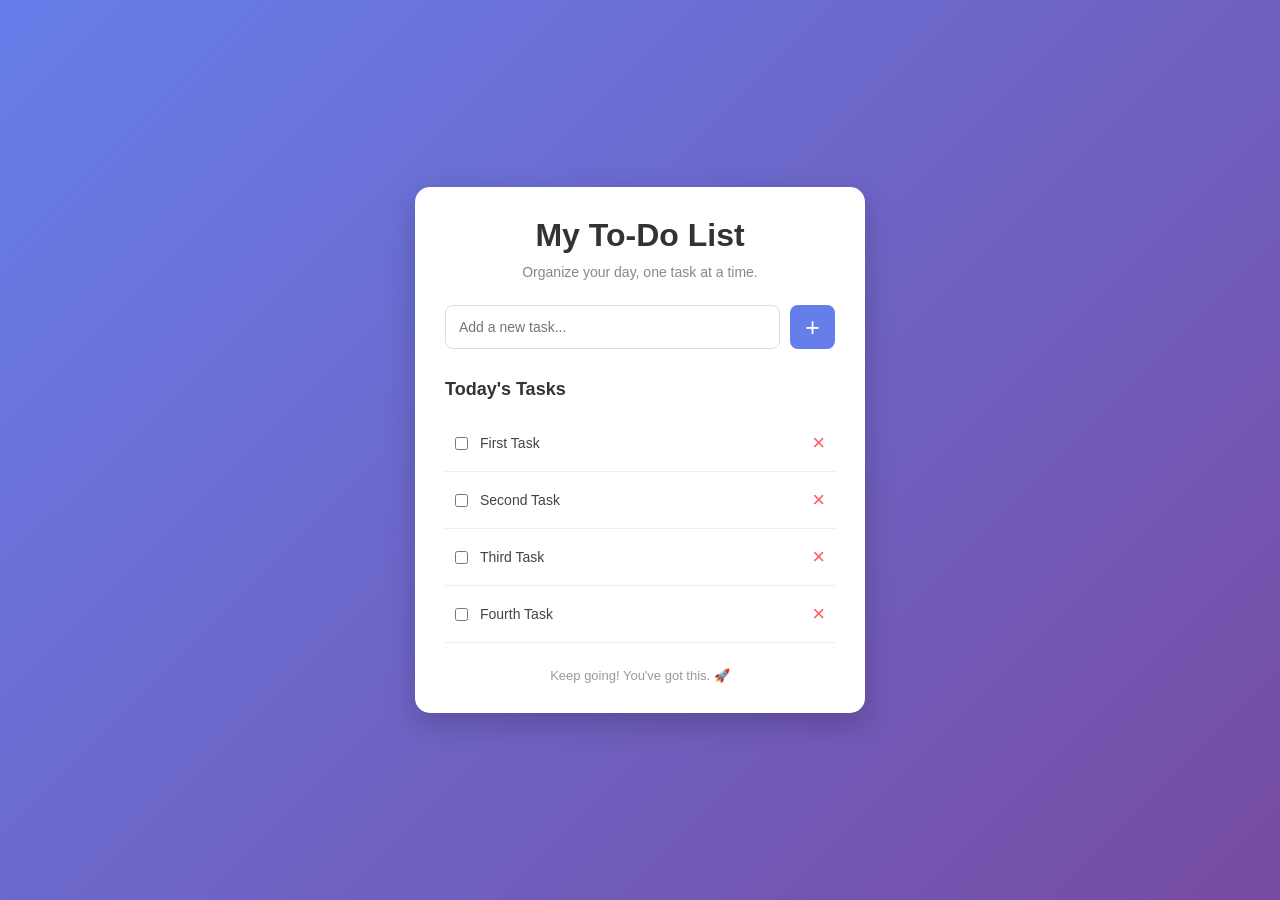
<file: projects/todolist/index.html>
<!DOCTYPE html>
<html lang="en">
<head>
    <meta charset="UTF-8">
    <meta name="viewport" content="width=device-width, initial-scale=1.0">
    <title>My To-Do List</title>
    <link rel="stylesheet" href="./styles/style.css">
</head>
<body>

    <div class="todo-container">

        <header>
            <h1>My To-Do List</h1>
            <p>Organize your day, one task at a time.</p>
        </header>

        <div class="todo-input">
            <input type="text" placeholder="Add a new task..." id="input">
            <button id="create">+</button>
        </div>

        <div class="todo-content">
            <h2>Today's Tasks</h2>

            <ul class="task-list" id="list">
                
            </ul>
        </div>

        <footer>
            <p>Keep going! You've got this. 🚀</p>
        </footer>

    </div>

</body>
<script src="./js/script.js"></script>
</html>
</file>
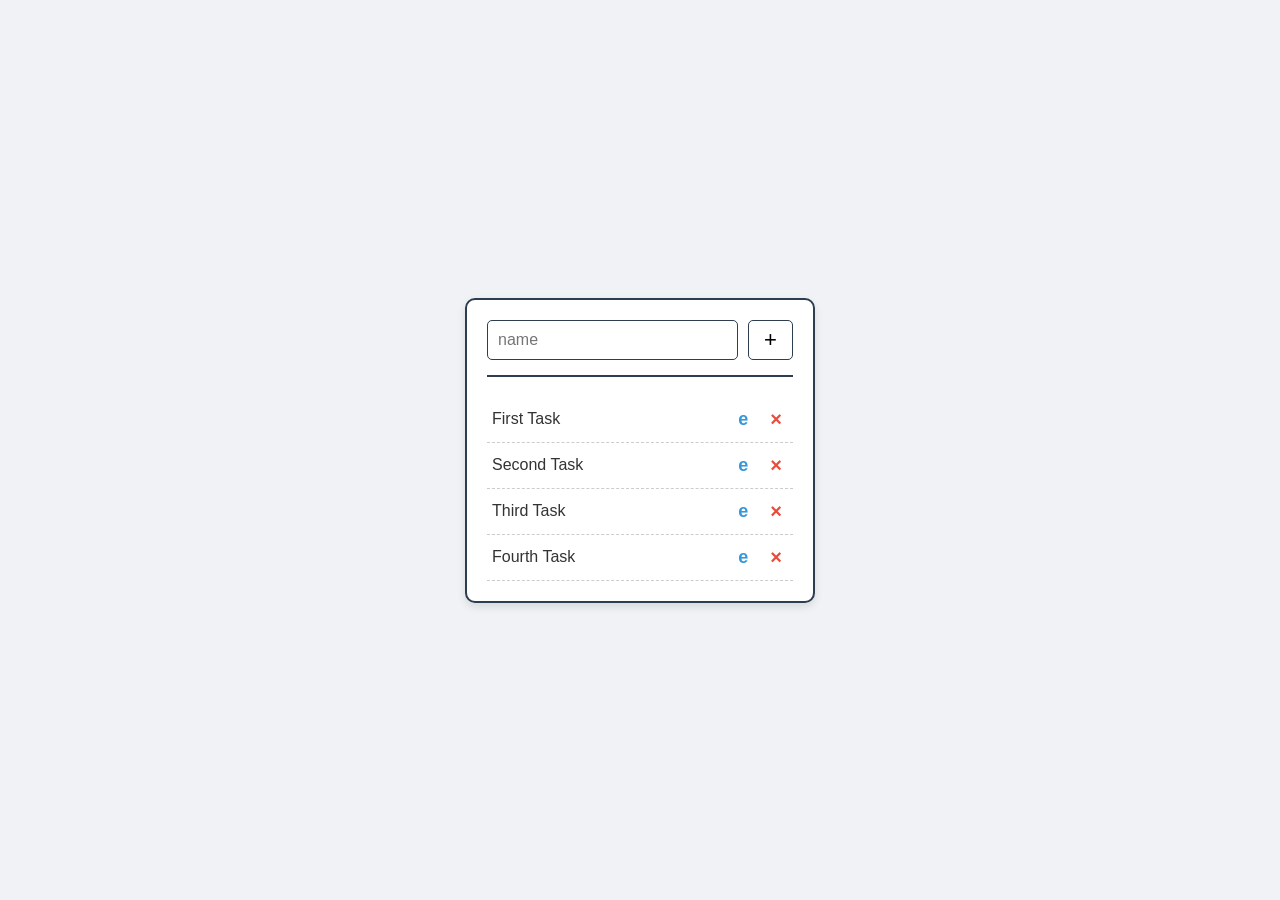
<file: projects/Ayda/tamrin2/index.html>
<!DOCTYPE html>
<html lang="en">
<head>
    <meta charset="UTF-8">
    <meta name="viewport" content="width=device-width, initial-scale=1.0">
    <title>List</title>
    <link rel="stylesheet" href="style/style.css">
</head>
<body>

    <div class="container">
        <div class="header">
            <input type="text" id="input" placeholder="name">
            <button id="create">+</button>
        </div>

        <ul id="list"></ul>
    </div>

    <script src="script/script.js"></script>
</body>
</html>
</file>
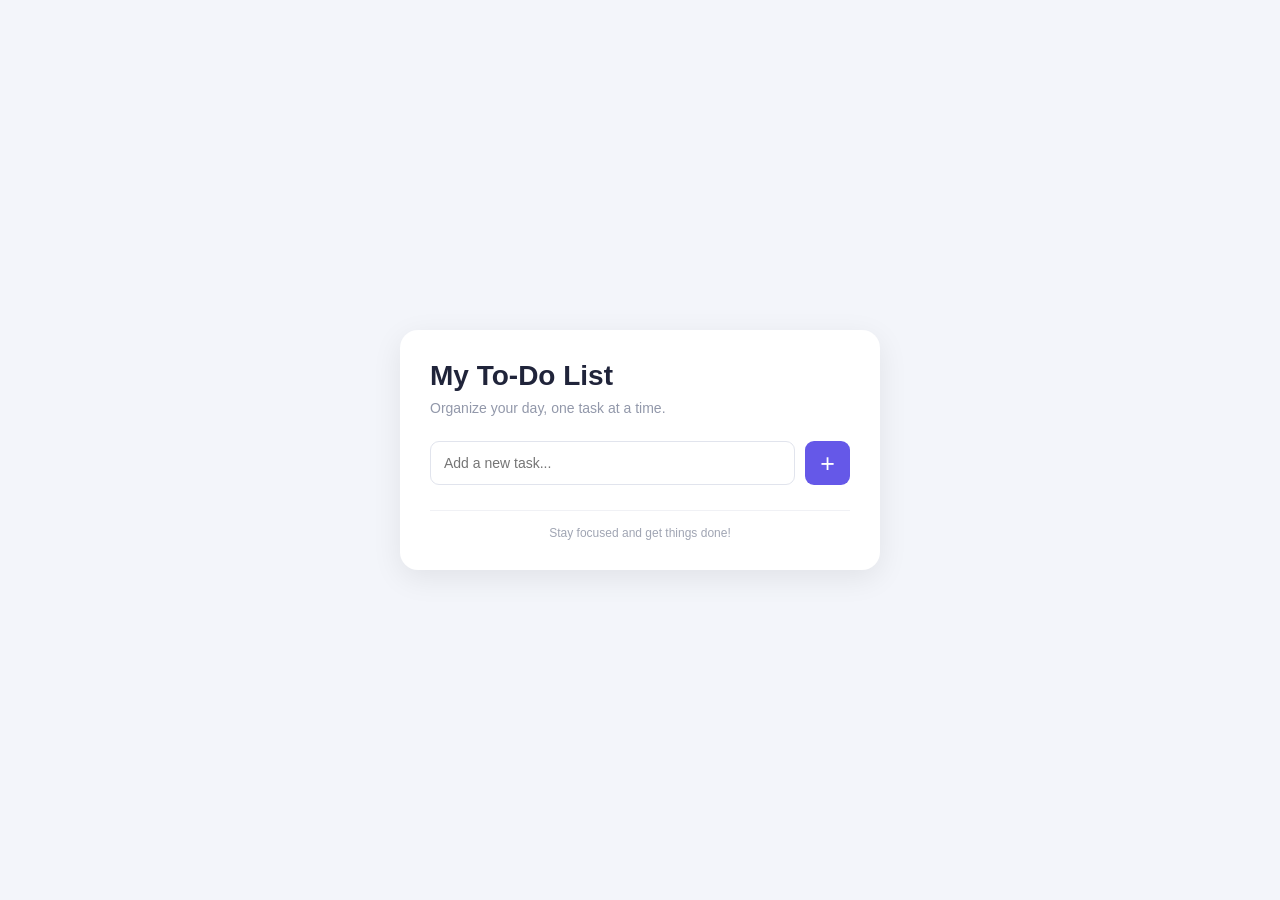
<file: projects/mohammad mahdi/T2/index.html>
<!DOCTYPE html>
<html lang="en">

<head>
    <meta charset="UTF-8">
    <meta name="viewport" content="width=device-width, initial-scale=1.0">
    <title>My To-Do List</title>

    <style>
        * {
            margin: 0;
            padding: 0;
            box-sizing: border-box;
            font-family: Arial, sans-serif;
        }

        body {
            min-height: 100vh;
            background: #f3f5fa;
            display: flex;
            justify-content: center;
            align-items: center;
            padding: 20px;
        }

        .todo-container {
            width: 100%;
            max-width: 480px;
            background: #ffffff;
            padding: 30px;
            border-radius: 18px;
            box-shadow: 0 8px 30px rgba(0, 0, 0, 0.08);
        }

        .header {
            margin-bottom: 25px;
        }

        .header h1 {
            font-size: 28px;
            color: #20243a;
            margin-bottom: 8px;
        }

        .header p {
            color: #9298aa;
            font-size: 14px;
        }

        /* Input Area */

        .input-area {
            display: flex;
            gap: 10px;
            margin-bottom: 25px;
        }

        .input-area input {
            flex: 1;
            min-width: 0;
            padding: 13px;
            border: 1px solid #e1e4ed;
            border-radius: 9px;
            outline: none;
            font-size: 14px;
        }

        .input-area input:focus {
            border-color: #6558e8;
        }

        .add-btn {
            width: 45px;
            border: none;
            border-radius: 9px;
            background: #6558e8;
            color: white;
            font-size: 25px;
            cursor: pointer;
        }

        /* Task List */

        .task-list {
            list-style: none;
        }

        .task {
            display: flex;
            align-items: center;
            gap: 12px;
            padding: 15px 0;
            border-bottom: 1px solid #f0f1f5;
        }

        .task:last-child {
            border-bottom: none;
        }

        .task input[type="checkbox"] {
            width: 18px;
            height: 18px;
            accent-color: #6558e8;
            cursor: pointer;
            flex-shrink: 0;
        }

        .task-name {
            flex: 1;
            color: #34384c;
            font-size: 14px;
        }

        /* Completed Task */

        .task input[type="checkbox"]:checked+.task-name {
            text-decoration: line-through;
            color: #a8adbb;
        }

        /* Action Buttons */

        .actions {
            display: flex;
            gap: 7px;
        }

        .edit-btn,
        .delete-btn {
            border: none;
            padding: 7px 9px;
            border-radius: 6px;
            font-size: 12px;
            cursor: pointer;
        }

        .edit-btn {
            background: #eeedff;
            color: #6558e8;
        }

        .delete-btn {
            background: #fff0f0;
            color: #e45b5b;
        }

        /* Footer */

        .footer {
            margin-top: 20px;
            padding-top: 15px;
            border-top: 1px solid #f0f1f5;
            color: #a0a5b3;
            font-size: 12px;
            text-align: center;
        }

        @media (max-width: 400px) {
            .todo-container {
                padding: 20px;
            }

            .edit-btn,
            .delete-btn {
                padding: 6px;
                font-size: 11px;
            }

            .task {
                gap: 8px;
            }
        }
    </style>
</head>

<body>

    <div class="todo-container">

        <div class="header">
            <h1>My To-Do List</h1>
            <p>Organize your day, one task at a time.</p>
        </div>

        <div class="input-area">
            <input type="text" placeholder="Add a new task..." id="input">
            <button class="add-btn" id="create">+</button>
        </div>

        <ul class="task-list" id="list">

        </ul>

        <div class="footer">
            Stay focused and get things done!
        </div>

    </div>
</body>
<script src="java/java.js"></script>
</html>
</file>
<file: projects/todolist/styles/style.css>
* {
    margin: 0;
    padding: 0;
    box-sizing: border-box;
}

body {
    font-family: Arial, sans-serif;
    background: linear-gradient(135deg, #667eea, #764ba2);
    min-height: 100vh;
    display: flex;
    justify-content: center;
    align-items: center;
    padding: 20px;
}

.todo-container {
    background: white;
    width: 100%;
    max-width: 450px;
    padding: 30px;
    border-radius: 15px;
    box-shadow: 0 10px 30px rgba(0,0,0,0.2);
}

header {
    text-align: center;
    margin-bottom: 25px;
}

header h1 {
    color: #333;
    margin-bottom: 10px;
}

header p {
    color: #888;
    font-size: 14px;
}

.todo-input {
    display: flex;
    gap: 10px;
    margin-bottom: 30px;
}

.todo-input input {
    flex: 1;
    padding: 13px;
    border: 1px solid #ddd;
    border-radius: 8px;
    outline: none;
    font-size: 14px;
}

.todo-input input:focus {
    border-color: #667eea;
}

.todo-input button {
    width: 45px;
    border: none;
    background: #667eea;
    color: white;
    font-size: 25px;
    border-radius: 8px;
    cursor: pointer;
}

.todo-content h2 {
    color: #333;
    font-size: 18px;
    margin-bottom: 15px;
}

.task-list {
    list-style: none;
}

.task-list li {
    display: flex;
    align-items: center;
    gap: 12px;
    padding: 15px 10px;
    border-bottom: 1px solid #eee;
}

.task-list li span {
    flex: 1;
    color: #444;
    font-size: 14px;
}

.task-list input {
    accent-color: #667eea;
    cursor: pointer;
}

.task-list .completed span {
    text-decoration: line-through;
    color: #aaa;
}

.delete-btn {
    border: none;
    background: none;
    color: #ff5c5c;
    font-size: 22px;
    cursor: pointer;
}

.delete-btn:hover {
    color: #d63031;
}

footer {
    text-align: center;
    margin-top: 25px;
    color: #999;
    font-size: 13px;
}

@media (max-width: 480px) {
    .todo-container {
        padding: 20px;
    }
}
</file>
<file: projects/Ayda/tamrin2/style/style.css>
* {
    box-sizing: border-box;
    font-family: Arial, sans-serif;
}

body {
    display: flex;
    justify-content: center;
    align-items: center;
    height: 100vh;
    background-color: #f0f2f5;
    margin: 0;
}


.container {
    background-color: white;
    width: 350px;
    padding: 20px;
    border: 2px solid #2c3e50;
    border-radius: 10px;
    box-shadow: 0 4px 8px rgba(0,0,0,0.1);
}


.header {
    display: flex;
    gap: 10px;
    margin-bottom: 20px;
    border-bottom: 2px solid #2c3e50;
    padding-bottom: 15px;
}

#input {
    flex: 1;
    padding: 10px;
    border: 1px solid #2c3e50;
    border-radius: 5px;
    outline: none;
    font-size: 16px;
}

#create {
    width: 45px;
    background-color: white;
    border: 1px solid #2c3e50;
    border-radius: 5px;
    font-size: 22px;
    cursor: pointer;
    transition: background 0.3s;
}

#create:hover {
    background-color: #e0e0e0;
}


#list {
    list-style-type: none;
    padding: 0;
    margin: 0;
}

#list li {
    display: flex;
    justify-content: space-between;
    align-items: center;
    padding: 10px 5px;
    border-bottom: 1px dashed #ccc;
    font-size: 16px;
    color: #333;
}


.btn-group {
    display: flex;
    gap: 10px;
    align-items: center;
}


.edit-btn {
    background: none;
    border: none;
    color: #3498db; 
    font-weight: bold;
    font-size: 18px;
    cursor: pointer;
}

.edit-btn:hover {
    color: #2980b9;
}


.delete-btn {
    background: none;
    border: none;
    color: #e74c3c; 
    font-weight: bold;
    font-size: 20px;
    cursor: pointer;
}

.delete-btn:hover {
    color: #c0392b;
}
</file>
